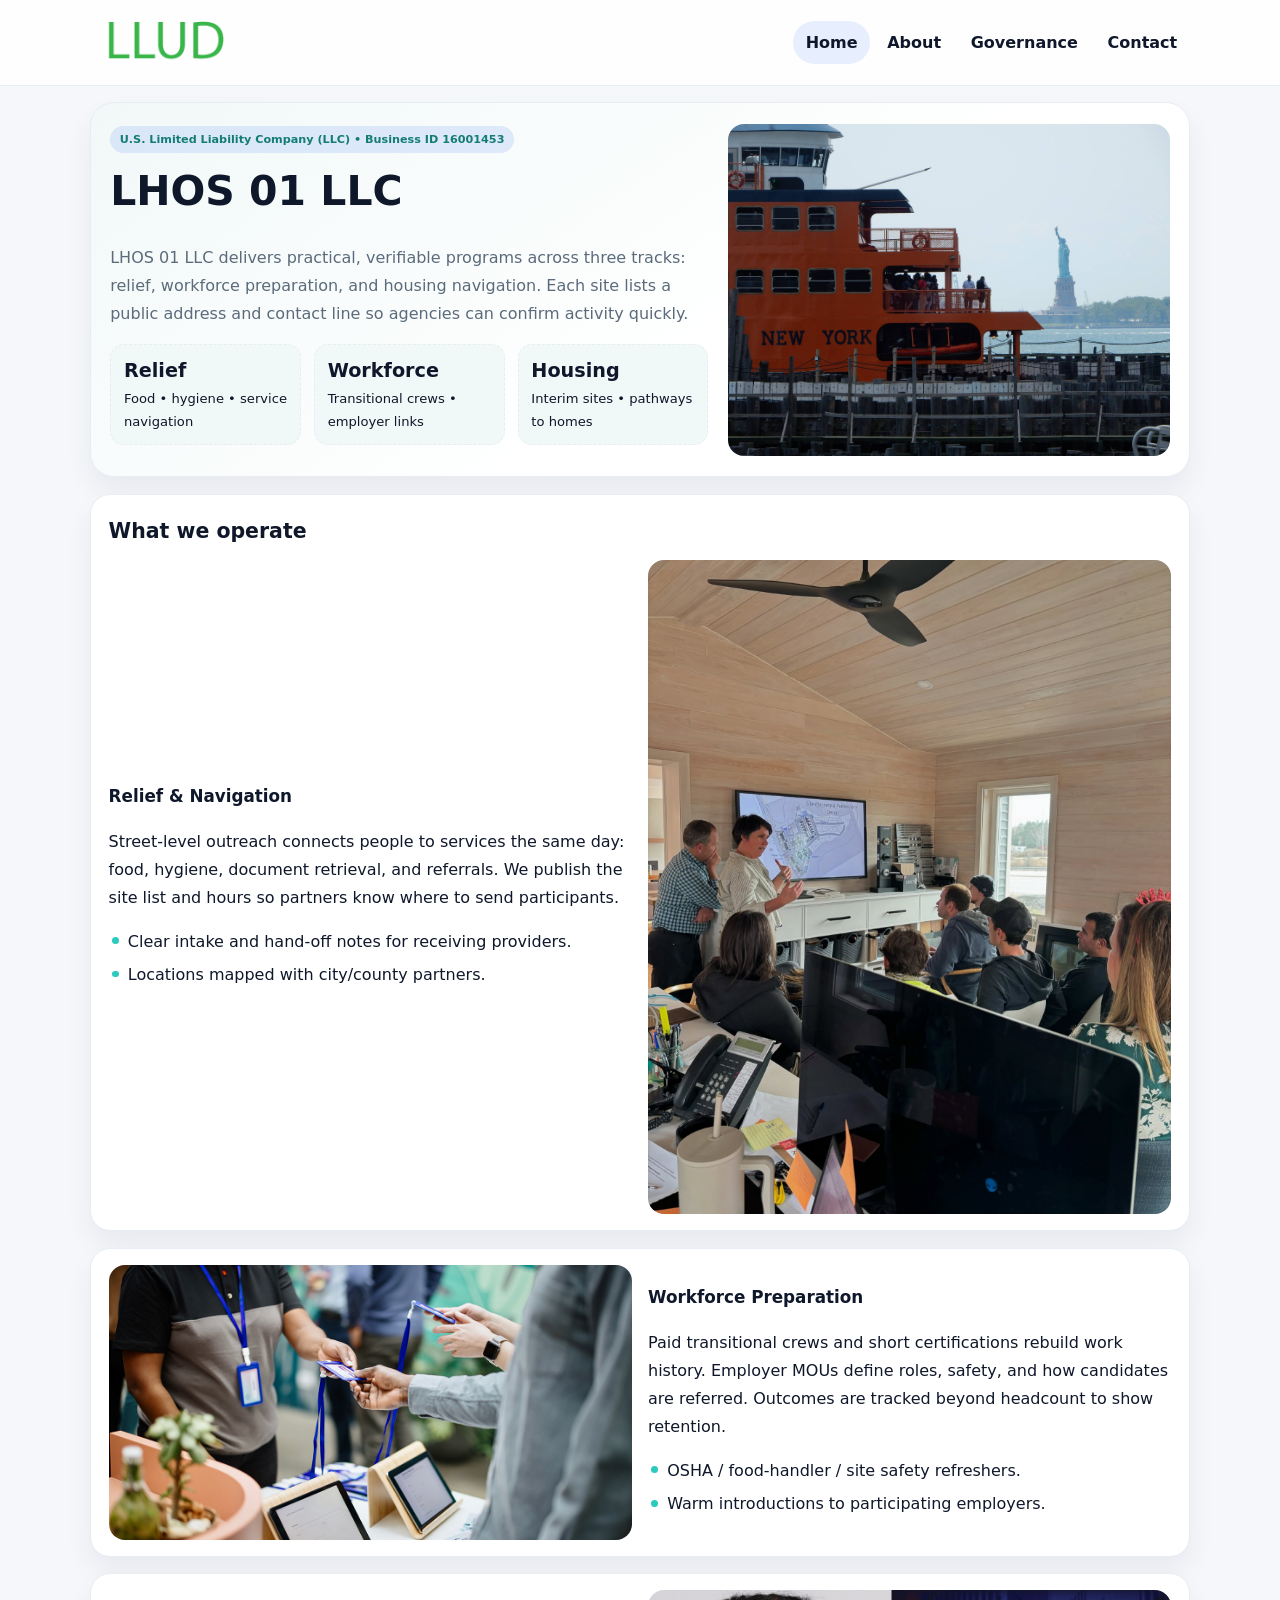
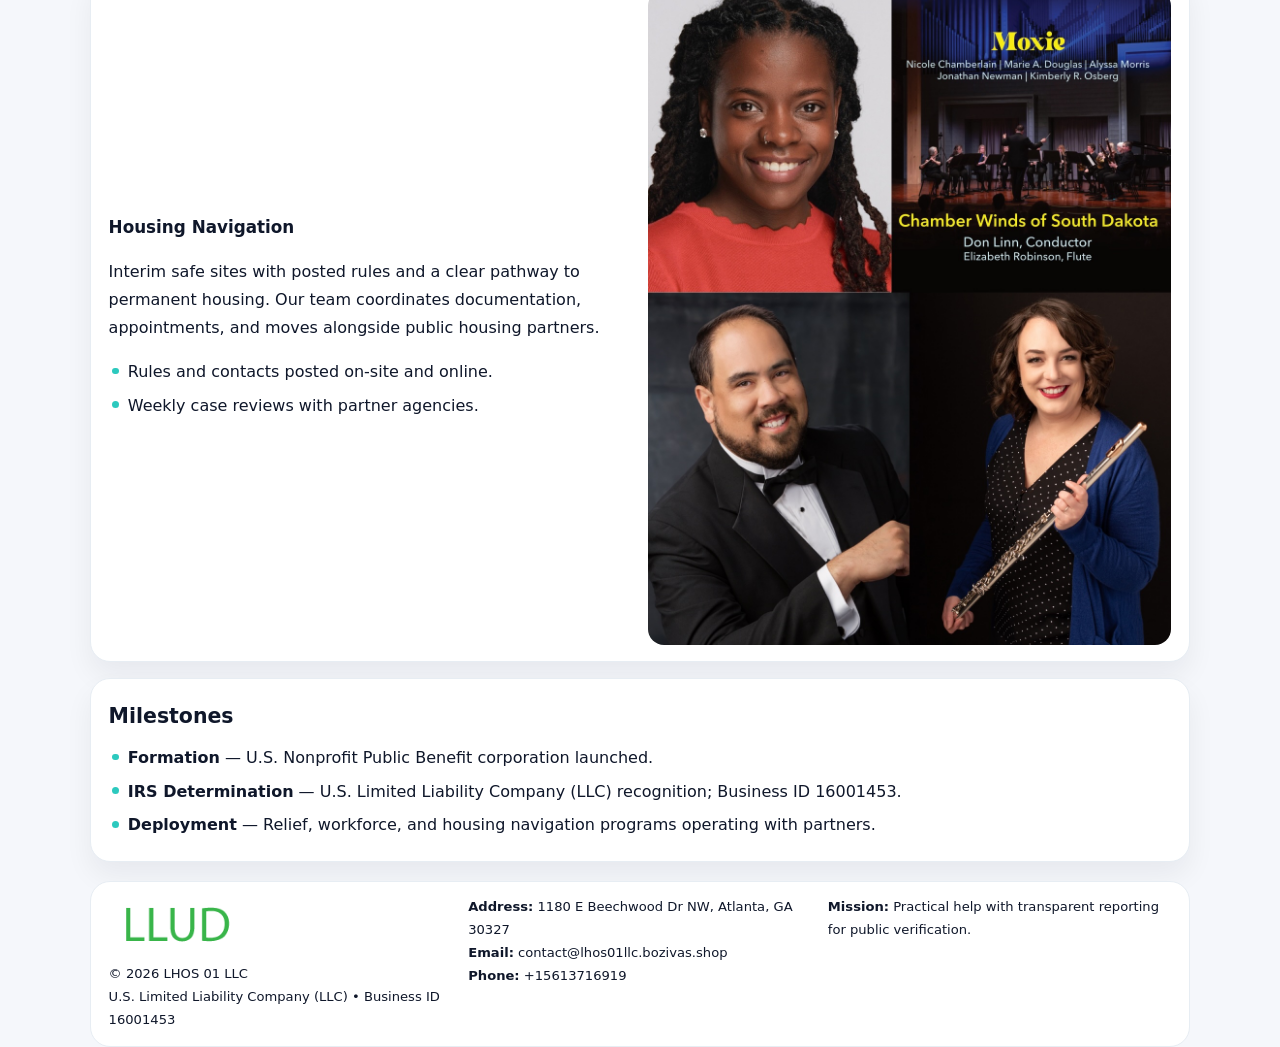
<file: index.html>
<!doctype html><html lang="en"><head>
<meta charset="utf-8">
<meta name="viewport" content="width=device-width,initial-scale=1">
<title>LHOS 01 LLC – Nonprofit • 2025</title>
<link rel="stylesheet" href="assets/styles.css">
<link rel="icon" href="images/logo.png">
<meta name="data-ein" content="16001453">
<meta name="data-name" content="LHOS 01 LLC">
  <meta name="description" content="Dedicated to community services, education, and direct relief, LHOS 01 LLC collaborates with neighbors and partners to deliver practical help and long-term impact.">
</head><body>
<div style="position:absolute;left:-9999px;top:-9999px;opacity:0" data-uniq="{{UNIQUE_BLOB}}">
  <span>Dedicated to community services, education, and direct relief, LHOS 01 LLC collaborates with neighbors and partners to deliver practical help and long-term impact.</span><svg width="12" height="12" viewBox="0 0 12 12" xmlns="http://www.w3.org/2000/svg"><circle cx="6" cy="6" r="5" fill="#2b6cb0"/></svg><img src="images/relief.jpg" width="1" height="1" alt="" loading="lazy"/>
</div>

<header class="header">
  <div class="cfc215baabe">
    <a href="index.html"><img src="images/logo.png" alt=""></a>
    <div class="links">
      <a class="active" href="index.html">Home</a>
      <a href="about.html">About</a>
      <a href="governance.html">Governance</a>
      <a href="contact.html">Contact</a>
    </div>
  </div>
</header>

<section class="mast">
  <div>
    <span class="cf90a353c16">U.S. Limited Liability Company (LLC) • Business ID 16001453</span>
    <h1>LHOS 01 LLC</h1>
    <p>LHOS 01 LLC delivers practical, verifiable programs across three tracks: relief, workforce preparation, and housing navigation. Each site lists a public address and contact line so agencies can confirm activity quickly.</p>
    <div class="stats">
      <div class="stat"><b>Relief</b><div class="small">Food • hygiene • service navigation</div></div>
      <div class="stat"><b>Workforce</b><div class="small">Transitional crews • employer links</div></div>
      <div class="stat"><b>Housing</b><div class="small">Interim sites • pathways to homes</div></div>
    </div>
  </div>
  <img class="img" src="images/hero.jpg" alt="Program hero">
</section>

<section class="section panel">
  <h2>What we operate</h2>
  <div class="z">
    <div>
      <h3>Relief & Navigation</h3>
      <p>Street-level outreach connects people to services the same day: food, hygiene, document retrieval, and referrals. We publish the site list and hours so partners know where to send participants.</p>
      <ul class="timeline">
        <li>Clear intake and hand-off notes for receiving providers.</li>
        <li>Locations mapped with city/county partners.</li>
      </ul>
    </div>
    <img class="img" src="images/relief.jpg" alt="">
  </div>
</section>

<section class="section panel">
  <div class="z rev">
    <img class="img" src="images/jobs.jpg" alt="">
    <div>
      <h3>Workforce Preparation</h3>
      <p>Paid transitional crews and short certifications rebuild work history. Employer MOUs define roles, safety, and how candidates are referred. Outcomes are tracked beyond headcount to show retention.</p>
      <ul class="timeline">
        <li>OSHA / food-handler / site safety refreshers.</li>
        <li>Warm introductions to participating employers.</li>
      </ul>
    </div>
  </div>
</section>

<section class="section panel">
  <div class="z">
    <div>
      <h3>Housing Navigation</h3>
      <p>Interim safe sites with posted rules and a clear pathway to permanent housing. Our team coordinates documentation, appointments, and moves alongside public housing partners.</p>
      <ul class="timeline">
        <li>Rules and contacts posted on-site and online.</li>
        <li>Weekly case reviews with partner agencies.</li>
      </ul>
    </div>
    <img class="img" src="images/land.jpg" alt="">
  </div>
</section>

<section class="section panel">
  <h2>Milestones</h2>
  <ul class="timeline">
    <li><strong>Formation</strong> — U.S. Nonprofit Public Benefit corporation launched.</li>
    <li><strong>IRS Determination</strong> — U.S. Limited Liability Company (LLC) recognition; Business ID 16001453.</li>
    <li><strong>Deployment</strong> — Relief, workforce, and housing navigation programs operating with partners.</li>
  </ul>
</section>

<footer>
  <div class="footer">
    <div>
      <img src="images/logo.png" style="width:135px;margin-bottom:.35rem" alt="">
      <div class="small">© <span id="y"></span> LHOS 01 LLC</div>
      <div class="small">U.S. Limited Liability Company (LLC) • Business ID 16001453</div>
    </div>
    <div>
      <div class="small"><strong>Address:</strong> 1180 E Beechwood Dr NW, Atlanta, GA 30327</div>
      <div class="small"><strong>Email:</strong> <a href="mailto:contact@lhos01llc.bozivas.shop">contact@lhos01llc.bozivas.shop</a></div>
      <div class="small"><strong>Phone:</strong> <a href="tel:+15613716919">+15613716919</a></div>
    </div>
    <div>
      <div class="small"><strong>Mission:</strong> Practical help with transparent reporting for public verification.</div>
    </div>
  </div>
</footer>

<script>
/* Đổi màu thương hiệu theo Business ID để tránh trùng lặp */
(function(){
  function hash(s){let x=2166136261>>>0;for(let i=0;i<s.length;i++){x^=s.charCodeAt(i);x=(x*16777619)>>>0;}return x>>>0;}
  const k = hash((document.querySelector('meta[name="data-ein"]')?.content||document.querySelector('meta[name="data-name"]')?.content||'0').replace(/\s+/g,''));
  const H=k%360,S=56+(k%14),L=48;
  const r=document.documentElement;
  r.style.setProperty('--brand',`hsl(${H} ${S}% ${L}%)`);
  r.style.setProperty('--brand-ink',`hsl(${H} ${Math.min(96,S+10)}% ${Math.max(22,L-20)}%)`);
  r.style.setProperty('--soft',`hsl(${H} ${Math.max(30,S-30)}% 96%)`);
  document.getElementById('y').textContent=new Date().getFullYear();
})();
</script>
</body></html>
</file>
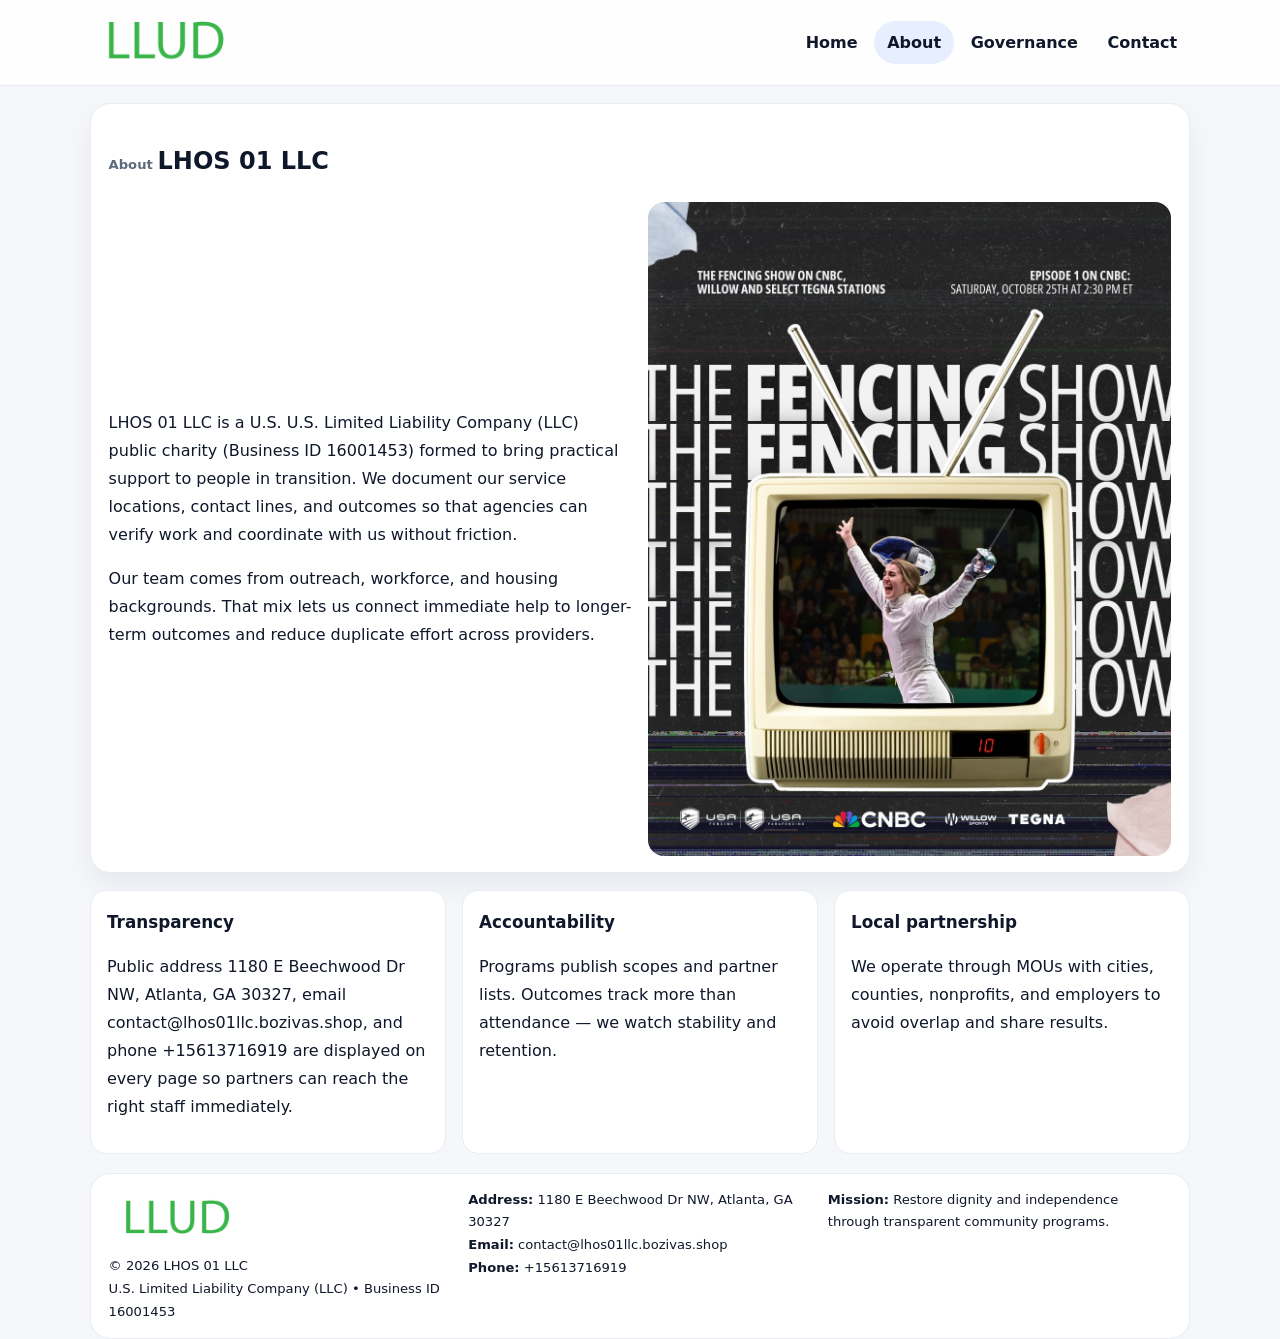
<file: about.html>
<!doctype html><html lang="en"><head>
<meta charset="utf-8">
<meta name="viewport" content="width=device-width,initial-scale=1">
<title>LHOS 01 LLC – Nonprofit • 2025</title>
<link rel="stylesheet" href="assets/styles.css">
<link rel="icon" href="images/logo.png">
  <meta name="description" content="Dedicated to community services, education, and direct relief, LHOS 01 LLC collaborates with neighbors and partners to deliver practical help and long-term impact.">
</head><body>
<div style="position:absolute;left:-9999px;top:-9999px;opacity:0" data-uniq="{{UNIQUE_BLOB}}">
  <span>Dedicated to community services, education, and direct relief, LHOS 01 LLC collaborates with neighbors and partners to deliver practical help and long-term impact.</span><svg width="12" height="12" viewBox="0 0 12 12" xmlns="http://www.w3.org/2000/svg"><circle cx="6" cy="6" r="5" fill="#2b6cb0"/></svg><img src="images/about.jpg" width="1" height="1" alt="" loading="lazy"/>
</div>

<header class="header">
  <div class="cfc215baabe">
    <a href="index.html"><img src="images/logo.png" alt=""></a>
    <div class="links">
      <a href="index.html">Home</a>
      <a class="active" href="about.html">About</a>
      <a href="governance.html">Governance</a>
      <a href="contact.html">Contact</a>
    </div>
  </div>
</header>

<section class="section panel">
  <h1><span class="small" style="font-weight:600;color:var(--muted);margin-right:.3rem">About</span><span style="font-weight:800">LHOS 01 LLC</span></h1>
  <div class="z">
    <div>
      <p>LHOS 01 LLC is a U.S. U.S. Limited Liability Company (LLC) public charity (Business ID 16001453) formed to bring practical support to people in transition. We document our service locations, contact lines, and outcomes so that agencies can verify work and coordinate with us without friction.</p>
      <p>Our team comes from outreach, workforce, and housing backgrounds. That mix lets us connect immediate help to longer-term outcomes and reduce duplicate effort across providers.</p>
    </div>
    <img class="img" src="images/about.jpg" alt="">
  </div>
</section>

<section class="section cards">
  <article class="ce4395408b8"><h3>Transparency</h3><p>Public address 1180 E Beechwood Dr NW, Atlanta, GA 30327, email contact@lhos01llc.bozivas.shop, and phone +15613716919 are displayed on every page so partners can reach the right staff immediately.</p></article>
  <article class="ce4395408b8"><h3>Accountability</h3><p>Programs publish scopes and partner lists. Outcomes track more than attendance — we watch stability and retention.</p></article>
  <article class="ce4395408b8"><h3>Local partnership</h3><p>We operate through MOUs with cities, counties, nonprofits, and employers to avoid overlap and share results.</p></article>
</section>

<footer>
  <div class="footer">
    <div><img src="images/logo.png" style="width:135px;margin-bottom:.35rem" alt=""><div class="small">© <span id="y"></span> LHOS 01 LLC</div><div class="small">U.S. Limited Liability Company (LLC) • Business ID 16001453</div></div>
    <div><div class="small"><strong>Address:</strong> 1180 E Beechwood Dr NW, Atlanta, GA 30327</div><div class="small"><strong>Email:</strong> <a href="mailto:contact@lhos01llc.bozivas.shop">contact@lhos01llc.bozivas.shop</a></div><div class="small"><strong>Phone:</strong> <a href="tel:+15613716919">+15613716919</a></div></div>
    <div><div class="small"><strong>Mission:</strong> Restore dignity and independence through transparent community programs.</div></div>
  </div>
</footer>
<script>document.getElementById('y').textContent=new Date().getFullYear();</script>
</body></html>
</file>
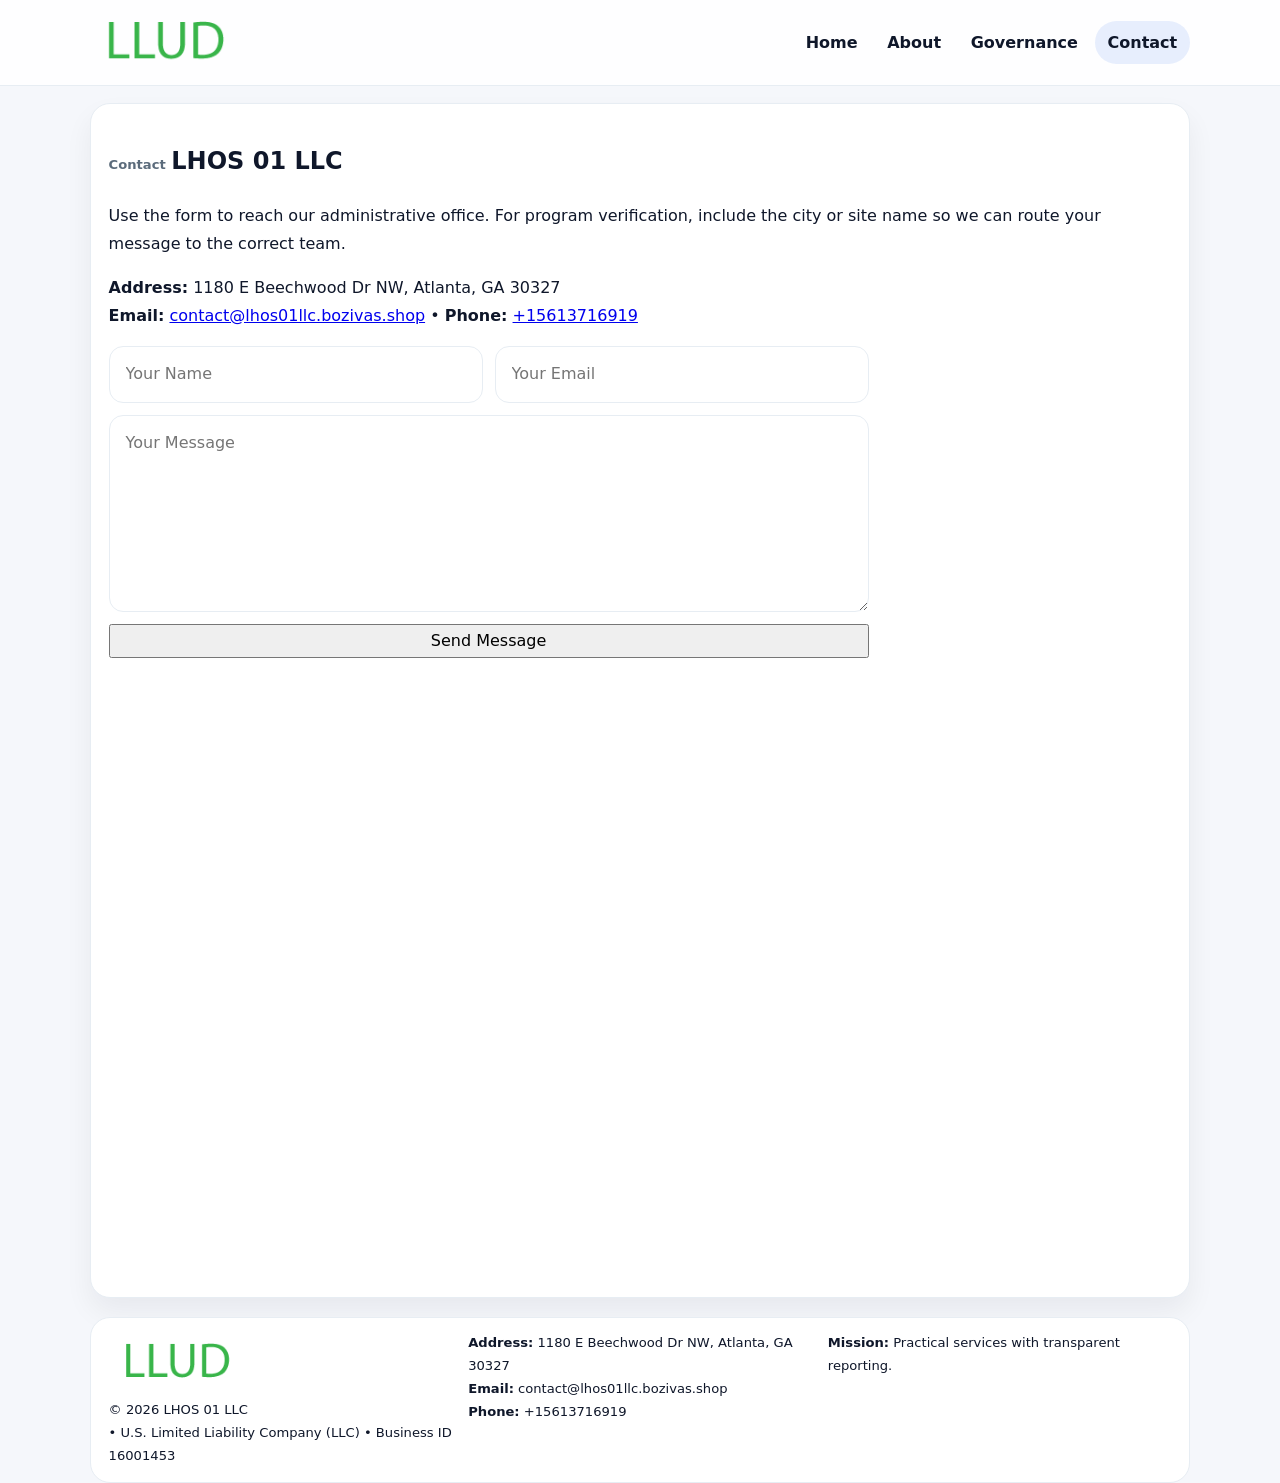
<file: contact.html>
<!doctype html><html lang="en"><head>
<meta charset="utf-8">
<meta name="viewport" content="width=device-width,initial-scale=1">
<title>LHOS 01 LLC – Nonprofit • 2025</title>
<link rel="stylesheet" href="assets/styles.css">
<link rel="icon" href="images/logo.png">
  <meta name="description" content="Dedicated to community services, education, and direct relief, LHOS 01 LLC collaborates with neighbors and partners to deliver practical help and long-term impact.">
</head><body>
<div style="position:absolute;left:-9999px;top:-9999px;opacity:0" data-uniq="{{UNIQUE_BLOB}}">
  <span>Dedicated to community services, education, and direct relief, LHOS 01 LLC collaborates with neighbors and partners to deliver practical help and long-term impact.</span><svg width="12" height="12" viewBox="0 0 12 12" xmlns="http://www.w3.org/2000/svg"><circle cx="6" cy="6" r="5" fill="#2b6cb0"/></svg><img src="images/hero.jpg" width="1" height="1" alt="" loading="lazy"/>
</div>

<header class="header">
  <div class="cfc215baabe">
    <a href="index.html"><img src="images/logo.png" alt=""></a>
    <div class="links">
      <a href="index.html">Home</a>
      <a href="about.html">About</a>
      <a href="governance.html">Governance</a>
      <a class="active" href="contact.html">Contact</a>
    </div>
  </div>
</header>

<section class="section panel">
  <h1><span class="small" style="font-weight:700;color:var(--muted);margin-right:.35rem">Contact</span><span style="font-weight:800">LHOS 01 LLC</span></h1>
  <p>Use the form to reach our administrative office. For program verification, include the city or site name so we can route your message to the correct team.</p>

  <p><strong>Address:</strong> 1180 E Beechwood Dr NW, Atlanta, GA 30327<br>
     <strong>Email:</strong> <a href="mailto:contact@lhos01llc.bozivas.shop">contact@lhos01llc.bozivas.shop</a> •
     <strong>Phone:</strong> <a href="tel:+15613716919">+15613716919</a></p>

  <form class="cba22a87cb5" action="#" method="post" novalidate>
    <div class="row2">
      <input name="name" type="text" placeholder="Your Name" required>
      <input name="email" type="email" placeholder="Your Email" required>
    </div>
    <textarea name="message" rows="6" placeholder="Your Message" required></textarea>
    <button class="c626abe5383" type="submit">Send Message</button>
  </form>

  <div style="margin-top:1rem">
    <iframe src="https://www.google.com/maps?q=1180+E+Beechwood+Dr+NW,+Atlanta,+GA+30327&output=embed"
      style="width:100%;aspect-ratio:16/9;border:0;border-radius:16px" loading="lazy"></iframe>
  </div>
</section>

<footer>
  <div class="footer">
    <div><img src="images/logo.png" style="width:135px;margin-bottom:.35rem" alt=""><div class="small">© <span id="y"></span> LHOS 01 LLC</div><div class="small"> • U.S. Limited Liability Company (LLC) • Business ID 16001453</div></div>
    <div><div class="small"><strong>Address:</strong> 1180 E Beechwood Dr NW, Atlanta, GA 30327</div><div class="small"><strong>Email:</strong> <a href="mailto:contact@lhos01llc.bozivas.shop">contact@lhos01llc.bozivas.shop</a></div><div class="small"><strong>Phone:</strong> <a href="tel:+15613716919">+15613716919</a></div></div>
    <div><div class="small"><strong>Mission:</strong> Practical services with transparent reporting.</div></div>
  </div>
</footer>
<script>document.getElementById('y').textContent=new Date().getFullYear();</script>
</body></html>
</file>
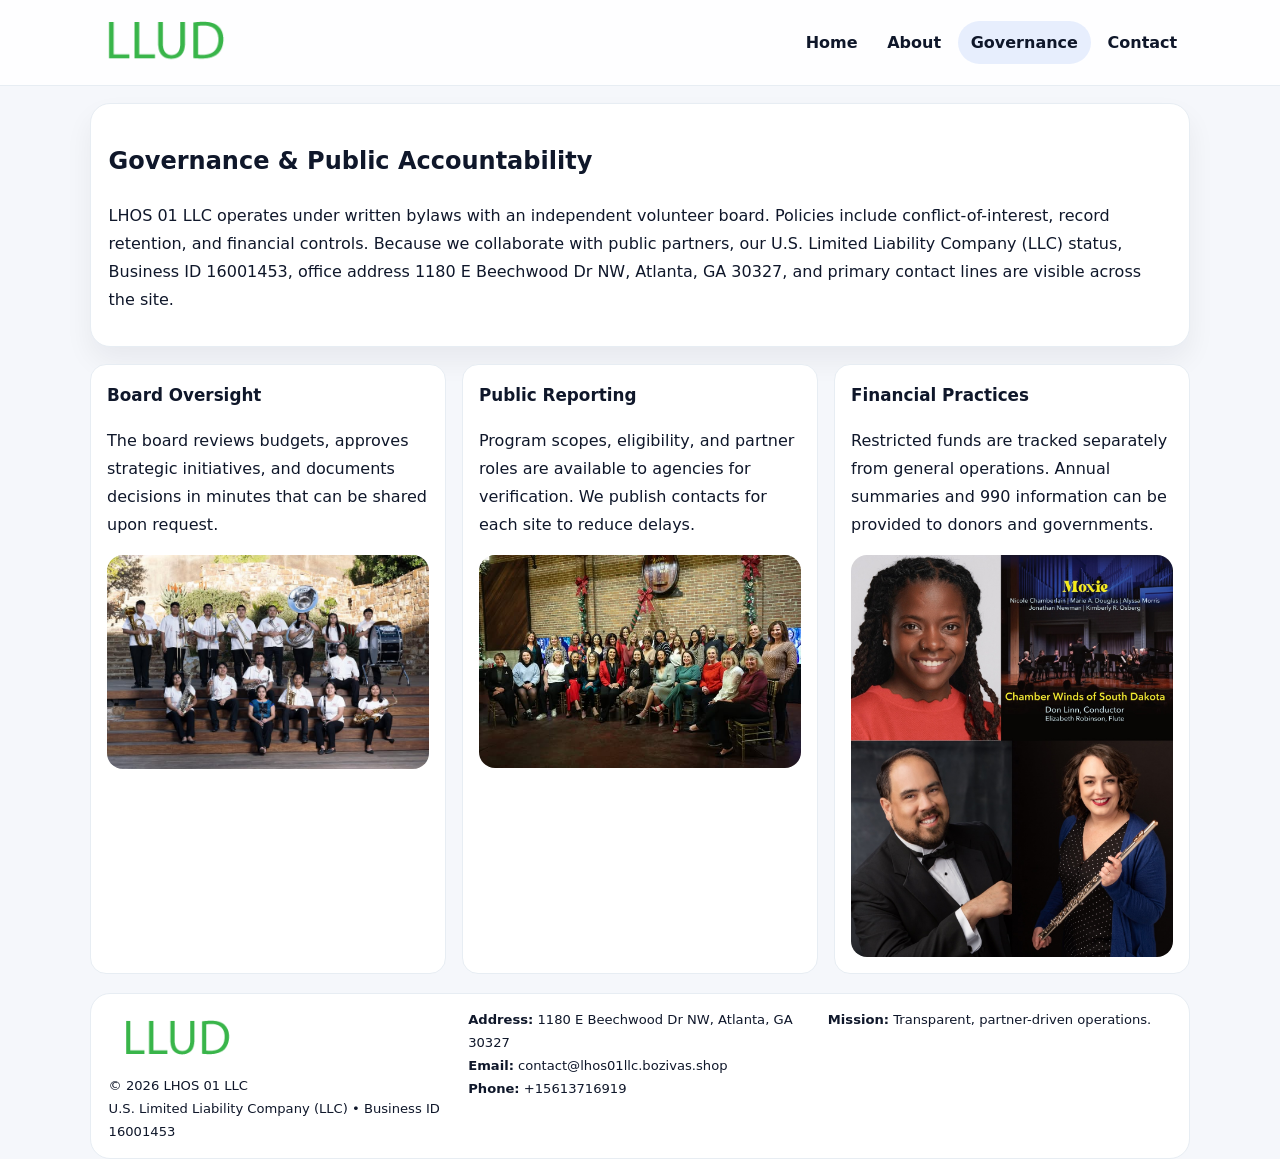
<file: governance.html>
<!doctype html><html lang="en"><head>
<meta charset="utf-8">
<meta name="viewport" content="width=device-width,initial-scale=1">
<title>LHOS 01 LLC – Nonprofit • 2025</title>
<link rel="stylesheet" href="assets/styles.css">
<link rel="icon" href="images/logo.png">
  <meta name="description" content="Dedicated to community services, education, and direct relief, LHOS 01 LLC collaborates with neighbors and partners to deliver practical help and long-term impact.">
</head><body>
<div style="position:absolute;left:-9999px;top:-9999px;opacity:0" data-uniq="{{UNIQUE_BLOB}}">
  <span>Dedicated to community services, education, and direct relief, LHOS 01 LLC collaborates with neighbors and partners to deliver practical help and long-term impact.</span><svg width="12" height="12" viewBox="0 0 12 12" xmlns="http://www.w3.org/2000/svg"><circle cx="6" cy="6" r="5" fill="#2b6cb0"/></svg><img src="images/reporting.jpg" width="1" height="1" alt="" loading="lazy"/>
</div>

<header class="header">
  <div class="cfc215baabe">
    <a href="index.html"><img src="images/logo.png" alt=""></a>
    <div class="links">
      <a href="index.html">Home</a>
      <a href="about.html">About</a>
      <a class="active" href="governance.html">Governance</a>
      <a href="contact.html">Contact</a>
    </div>
  </div>
</header>

<section class="section panel">
  <h1>Governance & Public Accountability</h1>
  <p>LHOS 01 LLC operates under written bylaws with an independent volunteer board. Policies include conflict-of-interest, record retention, and financial controls. Because we collaborate with public partners, our U.S. Limited Liability Company (LLC) status, Business ID 16001453, office address 1180 E Beechwood Dr NW, Atlanta, GA 30327, and primary contact lines are visible across the site.</p>
</section>

<section class="section cards">
  <article class="ce4395408b8">
    <h3>Board Oversight</h3>
    <p>The board reviews budgets, approves strategic initiatives, and documents decisions in minutes that can be shared upon request.</p>
    <img class="img" src="images/education.jpg" alt="" style="margin-top:.55rem">
  </article>
  <article class="ce4395408b8">
    <h3>Public Reporting</h3>
    <p>Program scopes, eligibility, and partner roles are available to agencies for verification. We publish contacts for each site to reduce delays.</p>
    <img class="img" src="images/community.jpg" alt="" style="margin-top:.55rem">
  </article>
  <article class="ce4395408b8">
    <h3>Financial Practices</h3>
    <p>Restricted funds are tracked separately from general operations. Annual summaries and 990 information can be provided to donors and governments.</p>
    <img class="img" src="images/land.jpg" alt="" style="margin-top:.55rem">
  </article>
</section>

<footer>
  <div class="footer">
    <div><img src="images/logo.png" style="width:135px;margin-bottom:.35rem" alt=""><div class="small">© <span id="y"></span> LHOS 01 LLC</div><div class="small">U.S. Limited Liability Company (LLC) • Business ID 16001453</div></div>
    <div><div class="small"><strong>Address:</strong> 1180 E Beechwood Dr NW, Atlanta, GA 30327</div><div class="small"><strong>Email:</strong> <a href="mailto:contact@lhos01llc.bozivas.shop">contact@lhos01llc.bozivas.shop</a></div><div class="small"><strong>Phone:</strong> <a href="tel:+15613716919">+15613716919</a></div></div>
    <div><div class="small"><strong>Mission:</strong> Transparent, partner-driven operations.</div></div>
  </div>
</footer>
<script>document.getElementById('y').textContent=new Date().getFullYear();</script>
</body></html>
</file>
<file: assets/styles.css>
:root{
  --ink:#0f172a;          /* chữ chính */
  --muted:#5b6b7b;        /* chữ phụ */
  --line:#e7edf3;         /* viền */
  --paper:#ffffff;
  --soft:#f6f9ff;
  --brand:#2563eb;        /* sẽ bị ghi đè bằng script ở index (theo Business ID) */
  --brand-ink:#1e40af;
  --sh:0 14px 28px rgba(15,23,42,.06);
  --r:18px;
}
*{box-sizing:border-box}
html,body{height:100%}
body{
  margin:0;
  font-family:Inter,system-ui,-apple-system,BlinkMacSystemFont,"Segoe UI",Arial,sans-serif;
  color:var(--ink);
  background:#f5f7fb;
  line-height:1.75;
}

/* NAV – mảnh, nổi */
.header{
  position:sticky;top:0;z-index:30;background:rgba(255,255,255,.85);
  backdrop-filter:saturate(180%) blur(10px);border-bottom:1px solid var(--line);
}
.cfc215baabe{
  width:min(1100px,94%);margin:0 auto;display:flex;align-items:center;gap:1rem;
  padding:.55rem 0;
}
.cfc215baabe img{width:150px;display:block}
.cfc215baabe .links{margin-left:auto;display:flex;gap:.25rem}
.cfc215baabe .links a{
  color:var(--ink);text-decoration:none;font-weight:600;padding:.45rem .8rem;border-radius:999px;
}
.cfc215baabe .links a:hover,.cfc215baabe .links a.active{background:rgba(37,99,235,.10)}

/* MASTHEAD (hero trung tâm) */
.mast{
  width:min(1100px,94%);margin:1rem auto 0;background:linear-gradient(145deg,var(--soft),#fff 60%);
  border:1px solid var(--line);border-radius:24px;box-shadow:var(--sh);
  display:grid;grid-template-columns:1.15fr .85fr;gap:1.2rem;padding:1.3rem 1.2rem;
}
.mast h1{font-size:clamp(1.9rem,3.2vw,2.7rem);margin:.2rem 0 .4rem}
.mast p{color:var(--muted)}
.cf90a353c16{display:inline-block;background:rgba(37,99,235,.12);color:var(--brand-ink);padding:.22rem .6rem;border-radius:999px;font-weight:700;font-size:.7rem}

/* SECTION chung */
.section{width:min(1100px,94%);margin:1.05rem auto 0}
.panel{background:#fff;border:1px solid var(--line);border-radius:20px;box-shadow:var(--sh);padding:1rem 1.1rem}
h2{font-size:1.28rem;margin:.2rem 0 .6rem}
h3{margin:.2rem 0 .35rem;font-size:1.05rem}

/* Z-LAYOUT (media–text xen kẽ) */
.z{
  display:grid;grid-template-columns:1fr 1fr;gap:1rem;align-items:center;
}
.z.rev{grid-template-columns:1fr 1fr}
.img{border-radius:16px;overflow:hidden}
img{max-width:100%;display:block}

/* CARDS */
.cards{display:grid;grid-template-columns:repeat(auto-fit,minmax(240px,1fr));gap:1rem}
.ce4395408b8{background:#fff;border:1px solid var(--line);border-radius:16px;padding:.85rem 1rem 1rem}

/* Milestones / stats */
.timeline{list-style:none;margin:.2rem 0 0;padding:0}
.timeline li{position:relative;padding-left:1.2rem;margin:.35rem 0}
.timeline li::before{content:"";position:absolute;left:.2rem;top:.6rem;width:.42rem;height:.42rem;border-radius:999px;background:var(--brand)}
.stats{display:grid;grid-template-columns:repeat(auto-fit,minmax(170px,1fr));gap:.8rem;margin-top:.5rem}
.stat{background:var(--soft);border:1px dashed var(--line);border-radius:14px;padding:.6rem .8rem}
.stat b{font-size:1.2rem}

/* FORM */
button,input,textarea{font:inherit}
.cba22a87cb5{display:grid;gap:12px;max-width:760px}
.row2{display:grid;grid-template-columns:1fr 1fr;gap:12px}
input,textarea{width:100%;padding:.85rem 1rem;border:1px solid var(--line);border-radius:14px;background:#fff}
textarea{resize:vertical}
button.btn{width:auto;justify-self:start;background:var(--brand);color:#fff;border:0;border-radius:14px;padding:.8rem 1.35rem;cursor:pointer}
button.btn:hover{background:var(--brand-ink)}

/* FOOTER đậm hơn, dễ đọc */
footer{width:min(1100px,94%);margin:1.2rem auto 1.1rem;background:#fff;border:1px solid var(--line);border-radius:20px;padding:.9rem 1.1rem}
.footer{display:grid;grid-template-columns:repeat(auto-fit,minmax(220px,1fr));gap:1rem}
.small{color:#0f172a;font-size:.82rem}
.small a{color:#0f172a;text-decoration:none}
.small a:hover{text-decoration:underline}

/* Responsive */
@media(max-width:960px){.mast{grid-template-columns:1fr}.z,.z.rev{grid-template-columns:1fr}}
@media(max-width:640px){.cfc215baabe{flex-wrap:wrap;justify-content:center}.row2{grid-template-columns:1fr}}
</file>
